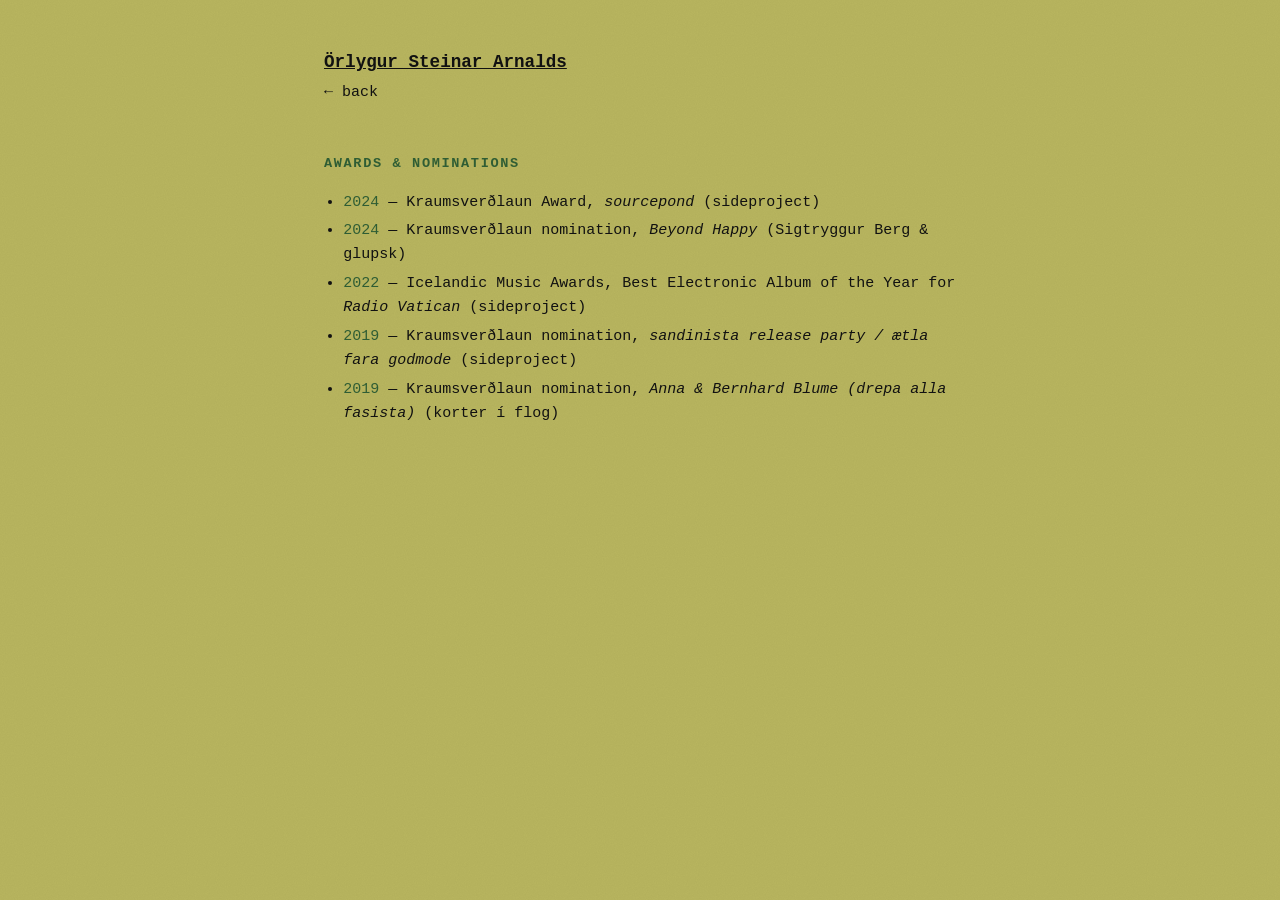
<file: awards.html>
<!DOCTYPE html>
<html lang="en">
<head>
<meta charset="UTF-8">
<meta name="viewport" content="width=device-width, initial-scale=1.0">
<meta name="description" content="Awards and nominations received by Örlygur Steinar Arnalds.">
<title>Awards — Örlygur Steinar Arnalds</title>
<link rel="icon" href="data:image/svg+xml,<svg xmlns=%22http://www.w3.org/2000/svg%22 viewBox=%220 0 100 100%22><rect width=%22100%22 height=%22100%22 fill=%22%23b9b65f%22/><text x=%2250%22 y=%2268%22 font-size=%2260%22 text-anchor=%22middle%22 fill=%22%232f5d34%22>Ö</text></svg>">
<link rel="stylesheet" href="style.css">
</head>
<body>
<a class="skip-link" href="#main">Skip to content</a>
<div class="wrap" id="main">

  <header>
    <p class="name"><a href="index.html">Örlygur Steinar Arnalds</a></p>
    <nav class="back">
      <a href="index.html">&larr; back</a>
    </nav>
  </header>

  <section>
    <h2>Awards &amp; Nominations</h2>
    <ul class="list">
      <li><span class="year">2024</span> — Kraumsverðlaun Award, <em>sourcepond</em> (sideproject)</li>
      <li><span class="year">2024</span> — Kraumsverðlaun nomination, <em>Beyond Happy</em> (Sigtryggur Berg &amp; glupsk)</li>
      <li><span class="year">2022</span> — Icelandic Music Awards, Best Electronic Album of the Year for <em>Radio Vatican</em> (sideproject)</li>
      <li><span class="year">2019</span> — Kraumsverðlaun nomination, <em>sandinista release party / ætla fara godmode</em> (sideproject)</li>
      <li><span class="year">2019</span> — Kraumsverðlaun nomination, <em>Anna &amp; Bernhard Blume (drepa alla fasista)</em> (korter í flog)</li>
    </ul>
  </section>

</div>
</body>
</html>
</file>
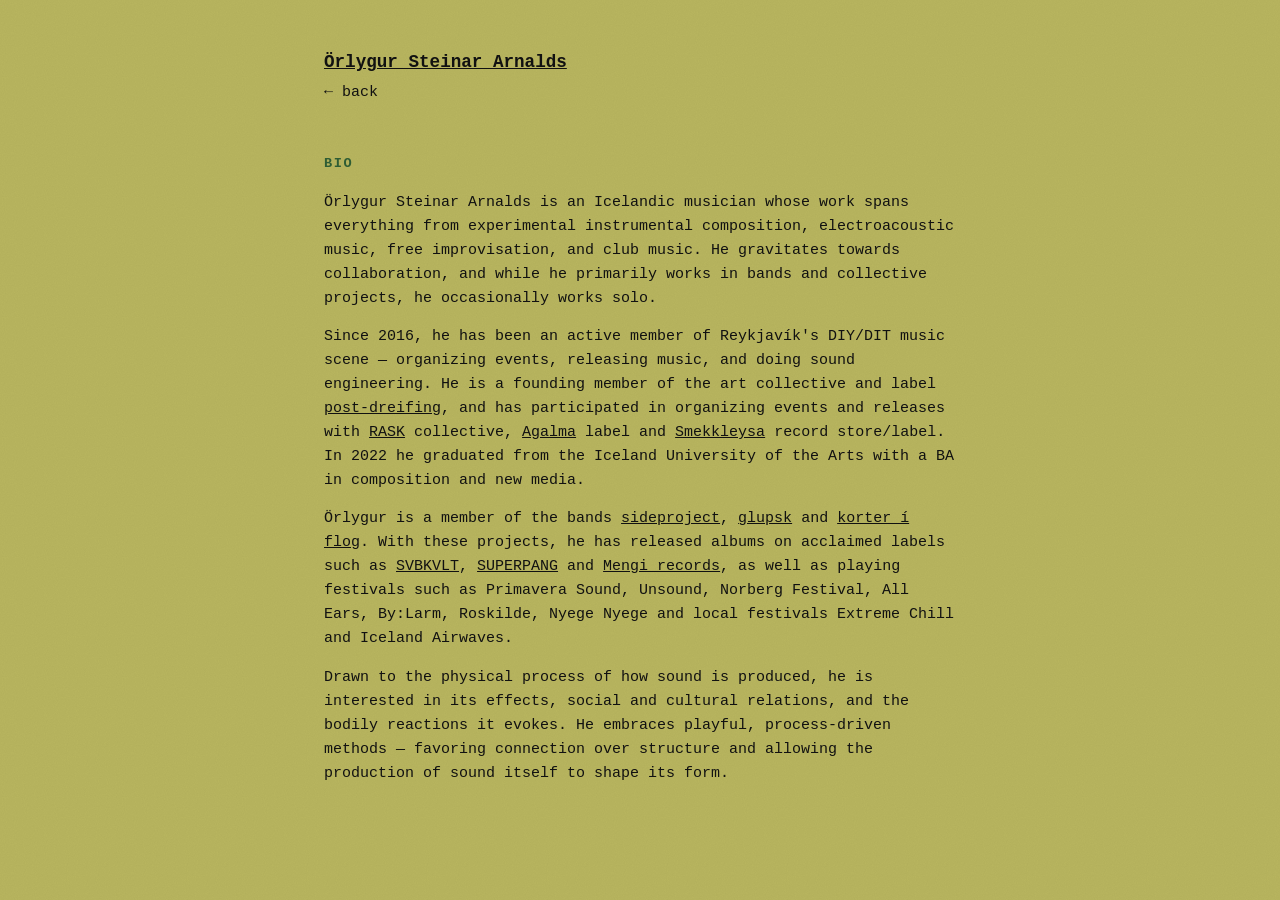
<file: bio.html>
<!DOCTYPE html>
<html lang="en">
<head>
<meta charset="UTF-8">
<meta name="viewport" content="width=device-width, initial-scale=1.0">
<meta name="description" content="Bio of Örlygur Steinar Arnalds — Icelandic composer, producer and musician based in Reykjavík.">
<title>Bio — Örlygur Steinar Arnalds</title>
<link rel="icon" href="data:image/svg+xml,<svg xmlns=%22http://www.w3.org/2000/svg%22 viewBox=%220 0 100 100%22><rect width=%22100%22 height=%22100%22 fill=%22%23b9b65f%22/><text x=%2250%22 y=%2268%22 font-size=%2260%22 text-anchor=%22middle%22 fill=%22%232f5d34%22>Ö</text></svg>">
<link rel="stylesheet" href="style.css">
</head>
<body>
<a class="skip-link" href="#main">Skip to content</a>
<div class="wrap" id="main">

  <header>
    <p class="name"><a href="index.html">Örlygur Steinar Arnalds</a></p>
    <nav class="back">
      <a href="index.html">&larr; back</a>
    </nav>
  </header>

  <section>
    <h2>Bio</h2>
    <p>Örlygur Steinar Arnalds is an Icelandic musician whose work spans everything from experimental instrumental composition, electroacoustic music, free improvisation, and club music. He gravitates towards collaboration, and while he primarily works in bands and collective projects, he occasionally works solo.</p>
    <p>Since 2016, he has been an active member of Reykjavík's DIY/DIT music scene — organizing events, releasing music, and doing sound engineering. He is a founding member of the art collective and label <a href="https://post-dreifing.bandcamp.com/" target="_blank" rel="noopener">post-dreifing</a>, and has participated in organizing events and releases with <a href="https://raskcollective.com/" target="_blank" rel="noopener">RASK</a> collective, <a href="https://agalma.bandcamp.com/" target="_blank" rel="noopener">Agalma</a> label and <a href="https://smekkleysa.net/" target="_blank" rel="noopener">Smekkleysa</a> record store/label. In 2022 he graduated from the Iceland University of the Arts with a BA in composition and new media.</p>
    <p>Örlygur is a member of the bands <a href="https://peephole.is/" target="_blank" rel="noopener">sideproject</a>, <a href="https://glupsk.bandcamp.com/" target="_blank" rel="noopener">glupsk</a> and <a href="https://korteriflog.bandcamp.com/" target="_blank" rel="noopener">korter í flog</a>. With these projects, he has released albums on acclaimed labels such as <a href="https://svbkvlt.bandcamp.com/album/sourcepond" target="_blank" rel="noopener">SVBKVLT</a>, <a href="https://glupsk.bandcamp.com/album/beyond-happy" target="_blank" rel="noopener">SUPERPANG</a> and <a href="https://mengi.bandcamp.com/album/mosi-milli-t-nna" target="_blank" rel="noopener">Mengi records</a>, as well as playing festivals such as Primavera Sound, Unsound, Norberg Festival, All Ears, By:Larm, Roskilde, Nyege Nyege and local festivals Extreme Chill and Iceland Airwaves.</p>
    <p>Drawn to the physical process of how sound is produced, he is interested in its effects, social and cultural relations, and the bodily reactions it evokes. He embraces playful, process-driven methods — favoring connection over structure and allowing the production of sound itself to shape its form.</p>
  </section>

</div>
</body>
</html>
</file>
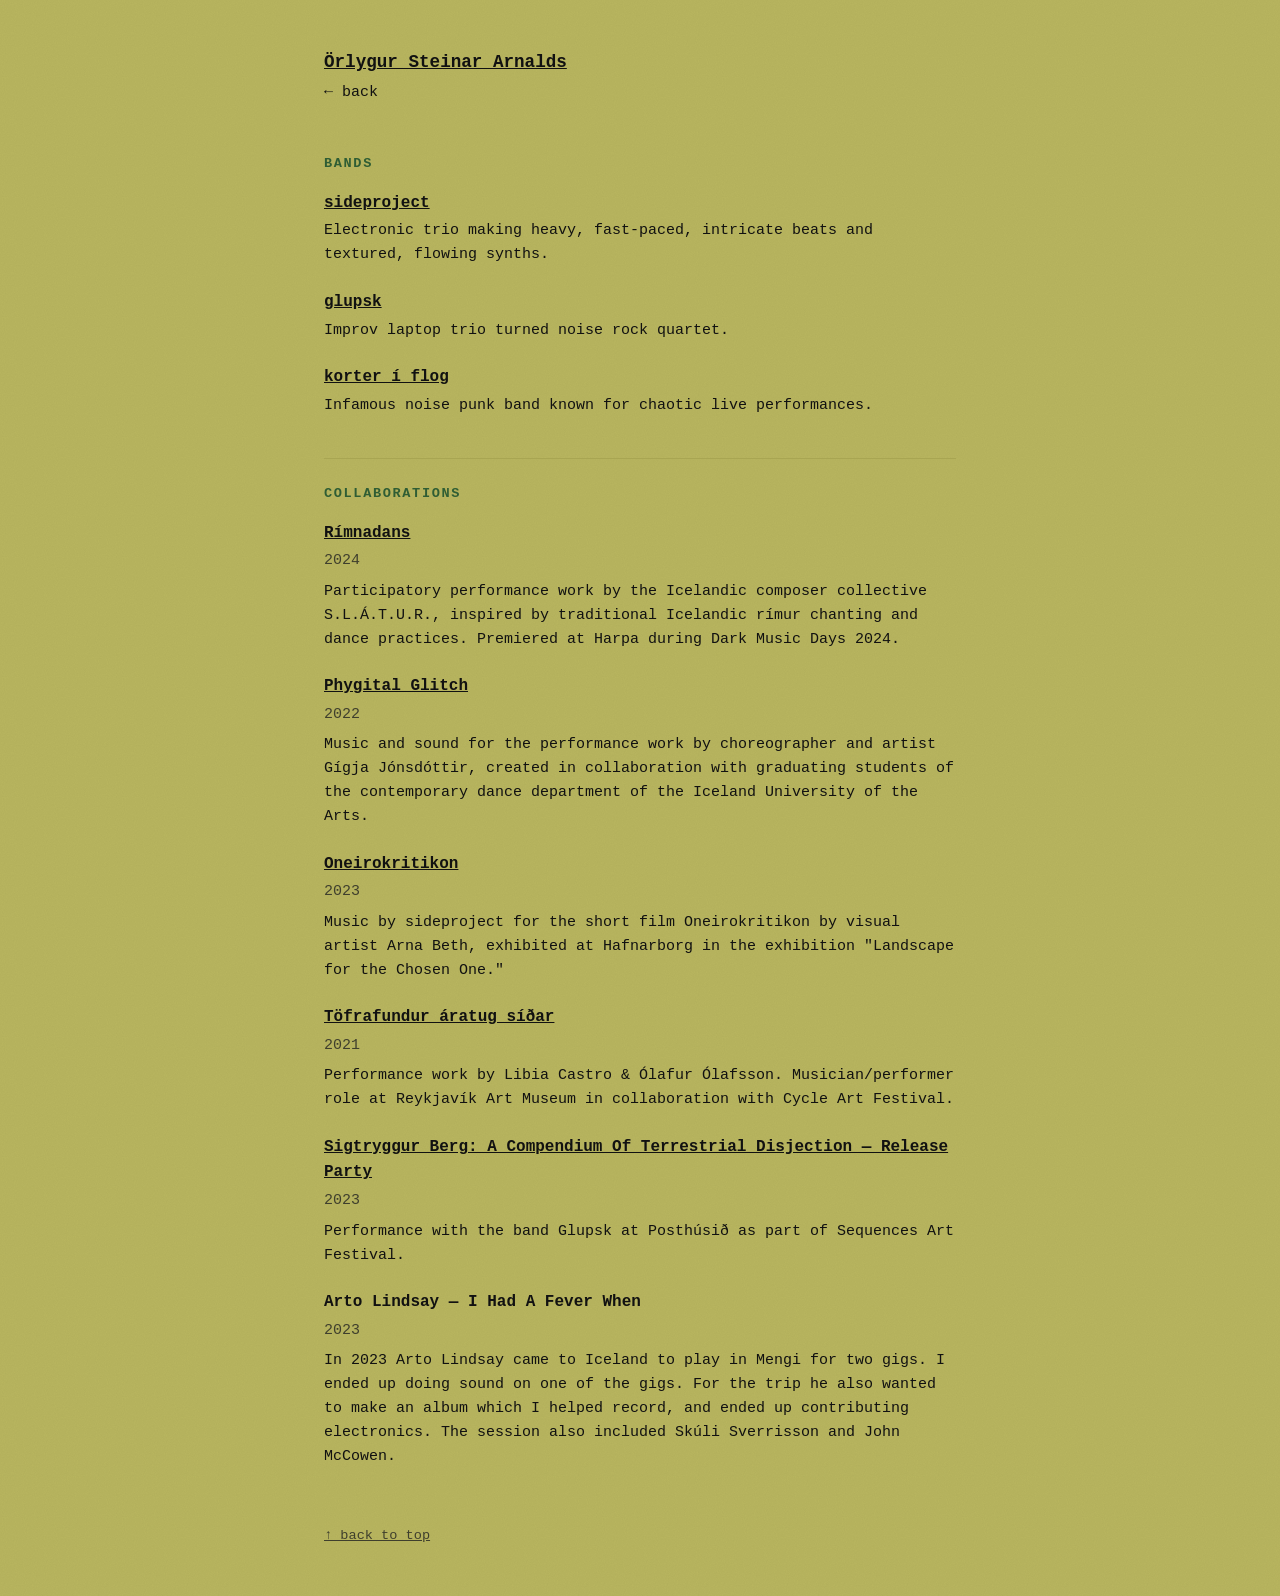
<file: collabs.html>
<!DOCTYPE html>
<html lang="en">
<head>
<meta charset="UTF-8">
<meta name="viewport" content="width=device-width, initial-scale=1.0">
<meta name="description" content="Bands and collaborative projects involving Örlygur Steinar Arnalds.">
<title>Bands and other Collaborations — Örlygur Steinar Arnalds</title>
<link rel="icon" href="data:image/svg+xml,<svg xmlns=%22http://www.w3.org/2000/svg%22 viewBox=%220 0 100 100%22><rect width=%22100%22 height=%22100%22 fill=%22%23b9b65f%22/><text x=%2250%22 y=%2268%22 font-size=%2260%22 text-anchor=%22middle%22 fill=%22%232f5d34%22>Ö</text></svg>">
<link rel="stylesheet" href="style.css">
</head>
<body>
<a class="skip-link" href="#main">Skip to content</a>
<div class="wrap" id="main">

  <header id="top">
    <p class="name"><a href="index.html">Örlygur Steinar Arnalds</a></p>
    <nav class="back">
      <a href="index.html">&larr; back</a>
    </nav>
  </header>

  <section>
    <h2>Bands</h2>

    <div class="entry">
      <h3><a href="https://peephole.is/" target="_blank" rel="noopener">sideproject</a></h3>
      <p>Electronic trio making heavy, fast-paced, intricate beats and textured, flowing synths.</p>
    </div>
    <div class="entry">
      <h3><a href="https://glupsk.bandcamp.com/" target="_blank" rel="noopener">glupsk</a></h3>
      <p>Improv laptop trio turned noise rock quartet.</p>
    </div>
    <div class="entry">
      <h3><a href="https://korteriflog.bandcamp.com/" target="_blank" rel="noopener">korter í flog</a></h3>
      <p>Infamous noise punk band known for chaotic live performances.</p>
    </div>
  </section>

  <section>
    <h2>Collaborations</h2>

    <div class="entry">
      <h3><a href="https://www.darkmusicdays.is/eventscalendar/2024/1/27/sltur" target="_blank" rel="noopener">Rímnadans</a></h3>
      <p class="meta">2024</p>
      <p>Participatory performance work by the Icelandic composer collective S.L.Á.T.U.R., inspired by traditional Icelandic rímur chanting and dance practices. Premiered at Harpa during Dark Music Days 2024.</p>
    </div>
    <div class="entry">
      <h3><a href="https://www.gigjajonsdottir.com/phygitalglitch" target="_blank" rel="noopener">Phygital Glitch</a></h3>
      <p class="meta">2022</p>
      <p>Music and sound for the performance work by choreographer and artist Gígja Jónsdóttir, created in collaboration with graduating students of the contemporary dance department of the Iceland University of the Arts.</p>
    </div>
    <div class="entry">
      <h3><a href="https://hafnarborg.is/en/exhibition/landscape-for-the-chosen-ones/" target="_blank" rel="noopener">Oneirokritikon</a></h3>
      <p class="meta">2023</p>
      <p>Music by sideproject for the short film Oneirokritikon by visual artist Arna Beth, exhibited at Hafnarborg in the exhibition "Landscape for the Chosen One."</p>
    </div>
    <div class="entry">
      <h3><a href="https://hafnarborg.is/syning/tofrafundur-aratug-sidar/" target="_blank" rel="noopener">Töfrafundur áratug síðar</a></h3>
      <p class="meta">2021</p>
      <p>Performance work by Libia Castro &amp; Ólafur Ólafsson. Musician/performer role at Reykjavík Art Museum in collaboration with Cycle Art Festival.</p>
    </div>
    <div class="entry">
      <h3><a href="https://sequences.is/exhibitions/sigtryggur-berg/" target="_blank" rel="noopener">Sigtryggur Berg: A Compendium Of Terrestrial Disjection — Release Party</a></h3>
      <p class="meta">2023</p>
      <p>Performance with the band Glupsk at Posthúsið as part of Sequences Art Festival.</p>
    </div>
    <div class="entry">
      <h3>Arto Lindsay — I Had A Fever When</h3>
      <p class="meta">2023</p>
      <p>In 2023 Arto Lindsay came to Iceland to play in Mengi for two gigs. I ended up doing sound on one of the gigs. For the trip he also wanted to make an album which I helped record, and ended up contributing electronics. The session also included Skúli Sverrisson and John McCowen.</p>
    </div>
  </section>

  <a class="back-to-top" href="#top">&uarr; back to top</a>
</div>
</body>
</html>
</file>
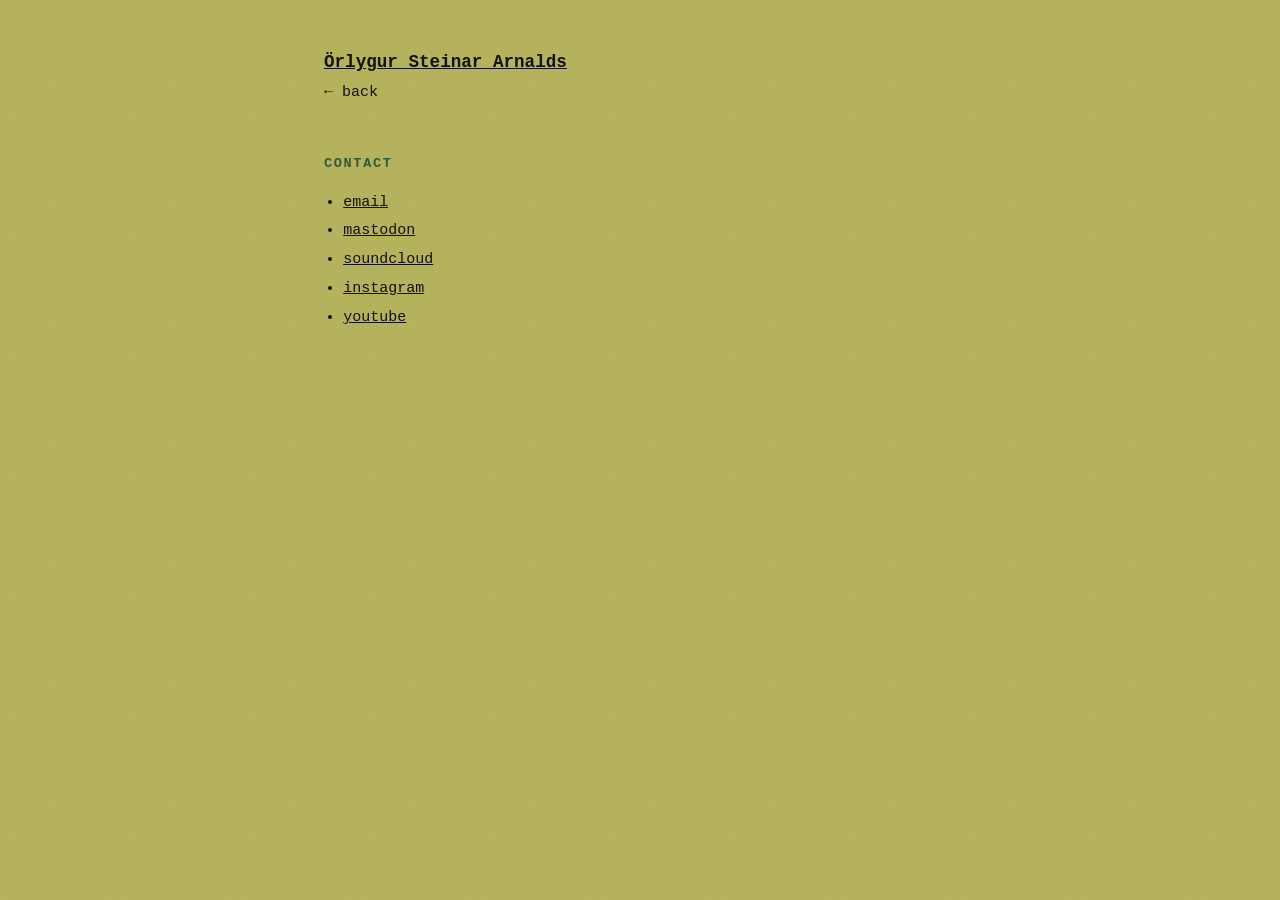
<file: contact.html>
<!DOCTYPE html>
<html lang="en">
<head>
<meta charset="UTF-8">
<meta name="viewport" content="width=device-width, initial-scale=1.0">
<meta name="description" content="Contact information for Örlygur Steinar Arnalds.">
<title>Contact — Örlygur Steinar Arnalds</title>
<link rel="icon" href="data:image/svg+xml,<svg xmlns=%22http://www.w3.org/2000/svg%22 viewBox=%220 0 100 100%22><rect width=%22100%22 height=%22100%22 fill=%22%23b9b65f%22/><text x=%2250%22 y=%2268%22 font-size=%2260%22 text-anchor=%22middle%22 fill=%22%232f5d34%22>Ö</text></svg>">
<link rel="stylesheet" href="style.css">
</head>
<body>
<a class="skip-link" href="#main">Skip to content</a>
<div class="wrap" id="main">

  <header>
    <p class="name"><a href="index.html">Örlygur Steinar Arnalds</a></p>
    <nav class="back">
      <a href="index.html">&larr; back</a>
    </nav>
  </header>

  <section>
    <h2>Contact</h2>
    <ul class="list">
      <li><a href="mailto:olli@post-dreifing.is">email</a></li>
      <li><a href="https://post.lurk.org/@olli_steini" target="_blank" rel="noopener">mastodon</a></li>
      <li><a href="https://soundcloud.com/rlygur-steinar-arnalds" target="_blank" rel="noopener">soundcloud</a></li>
      <li><a href="https://www.instagram.com/olli_steini/" target="_blank" rel="noopener">instagram</a></li>
      <li><a href="https://www.youtube.com/@ollisteini" target="_blank" rel="noopener">youtube</a></li>
    </ul>
  </section>

</div>
</body>
</html>
</file>
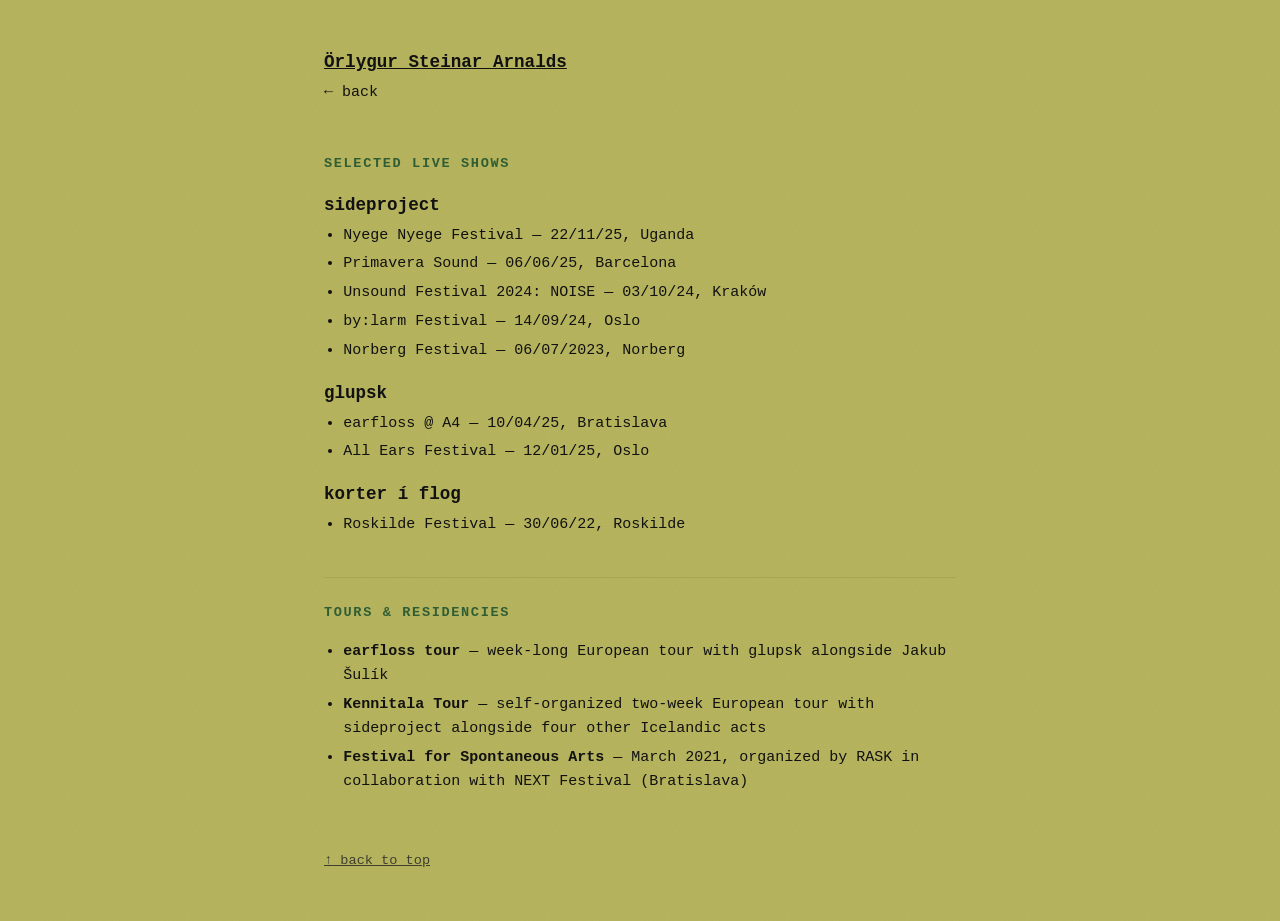
<file: live.html>
<!DOCTYPE html>
<html lang="en">
<head>
<meta charset="UTF-8">
<meta name="viewport" content="width=device-width, initial-scale=1.0">
<meta name="description" content="Selected live shows, tours and residencies by Örlygur Steinar Arnalds.">
<title>Selected Live Shows, Tours &amp; Residencies — Örlygur Steinar Arnalds</title>
<link rel="icon" href="data:image/svg+xml,<svg xmlns=%22http://www.w3.org/2000/svg%22 viewBox=%220 0 100 100%22><rect width=%22100%22 height=%22100%22 fill=%22%23b9b65f%22/><text x=%2250%22 y=%2268%22 font-size=%2260%22 text-anchor=%22middle%22 fill=%22%232f5d34%22>Ö</text></svg>">
<link rel="stylesheet" href="style.css">
</head>
<body>
<a class="skip-link" href="#main">Skip to content</a>
<div class="wrap" id="main">

  <header id="top">
    <p class="name"><a href="index.html">Örlygur Steinar Arnalds</a></p>
    <nav class="back">
      <a href="index.html">&larr; back</a>
    </nav>
  </header>

  <section>
    <h2>Selected Live Shows</h2>

    <div class="group">
      <h3>sideproject</h3>
      <ul class="list">
        <li>Nyege Nyege Festival — 22/11/25, Uganda</li>
        <li>Primavera Sound — 06/06/25, Barcelona</li>
        <li>Unsound Festival 2024: NOISE — 03/10/24, Kraków</li>
        <li>by:larm Festival — 14/09/24, Oslo</li>
        <li>Norberg Festival — 06/07/2023, Norberg</li>
      </ul>
    </div>
    <div class="group">
      <h3>glupsk</h3>
      <ul class="list">
        <li>earfloss @ A4 — 10/04/25, Bratislava</li>
        <li>All Ears Festival — 12/01/25, Oslo</li>
      </ul>
    </div>
    <div class="group">
      <h3>korter í flog</h3>
      <ul class="list">
        <li>Roskilde Festival — 30/06/22, Roskilde</li>
      </ul>
    </div>
  </section>

  <section>
    <h2>Tours &amp; Residencies</h2>
    <ul class="list">
      <li><strong>earfloss tour</strong> — week-long European tour with glupsk alongside Jakub Šulík</li>
      <li><strong>Kennitala Tour</strong> — self-organized two-week European tour with sideproject alongside four other Icelandic acts</li>
      <li><strong>Festival for Spontaneous Arts</strong> — March 2021, organized by RASK in collaboration with NEXT Festival (Bratislava)</li>
    </ul>
  </section>

  <a class="back-to-top" href="#top">&uarr; back to top</a>
</div>
</body>
</html>
</file>
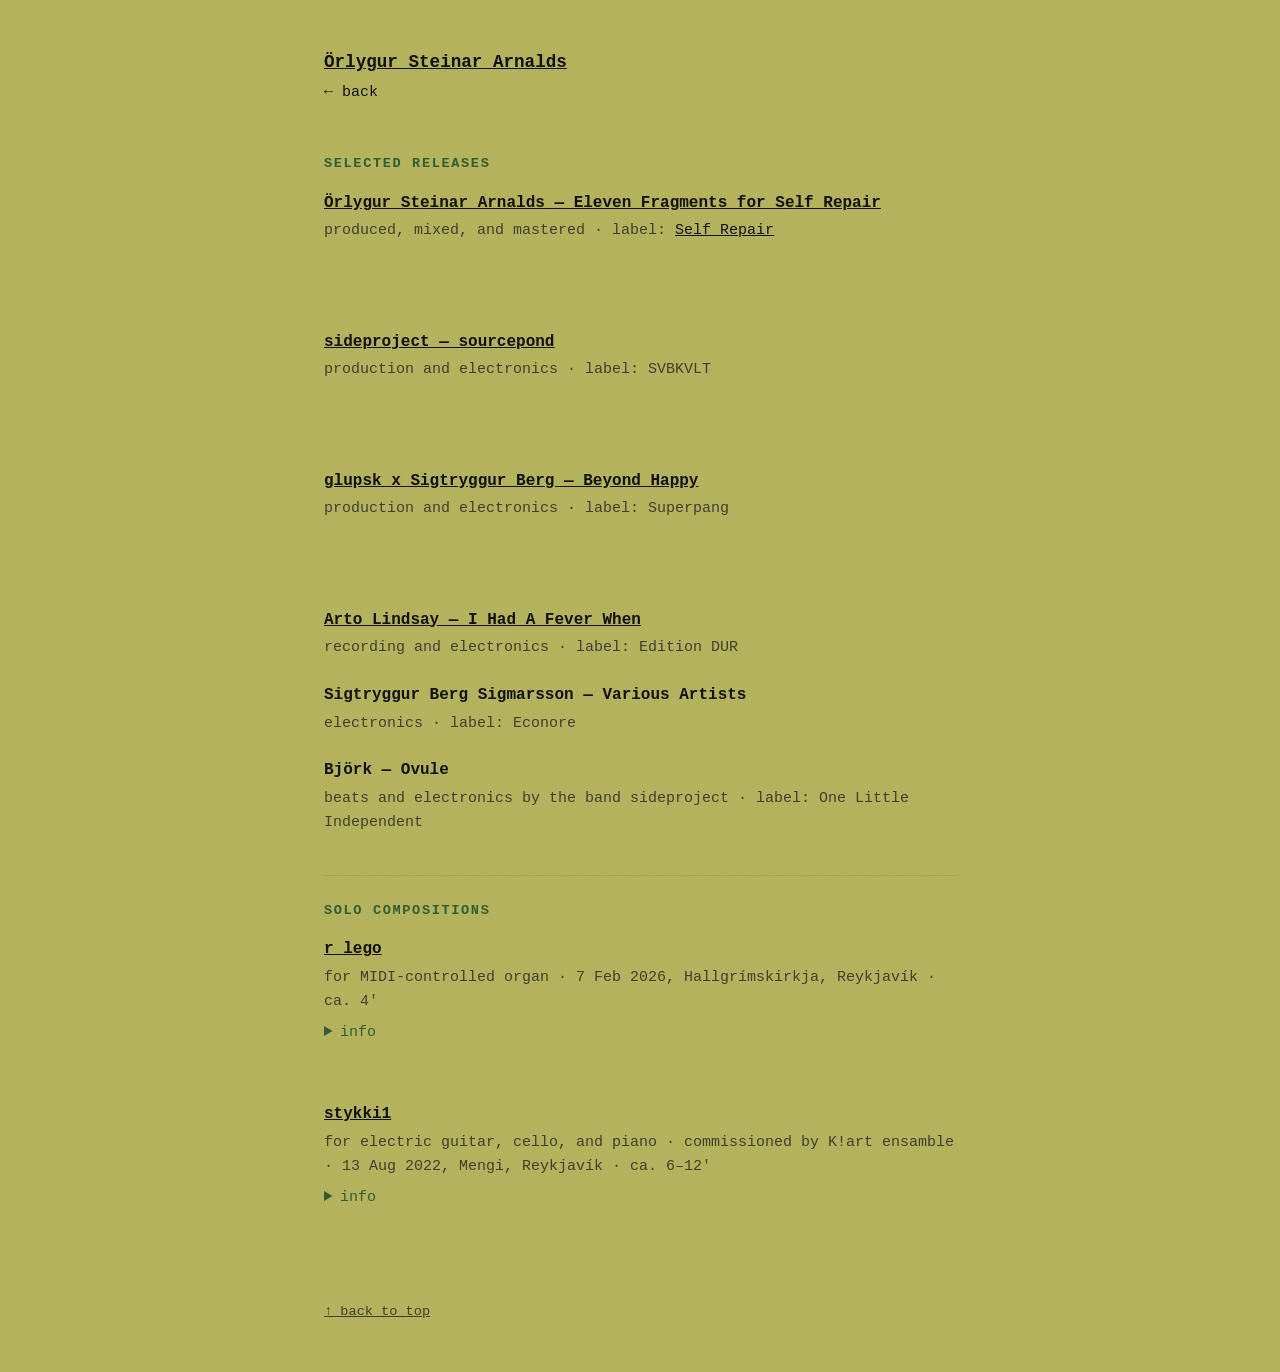
<file: releases.html>
<!DOCTYPE html>
<html lang="en">
<head>
<meta charset="UTF-8">
<meta name="viewport" content="width=device-width, initial-scale=1.0">
<meta name="description" content="Selected releases and solo compositions by Örlygur Steinar Arnalds.">
<title>Releases &amp; Compositions — Örlygur Steinar Arnalds</title>
<link rel="icon" href="data:image/svg+xml,<svg xmlns=%22http://www.w3.org/2000/svg%22 viewBox=%220 0 100 100%22><rect width=%22100%22 height=%22100%22 fill=%22%23b9b65f%22/><text x=%2250%22 y=%2268%22 font-size=%2260%22 text-anchor=%22middle%22 fill=%22%232f5d34%22>Ö</text></svg>">
<link rel="stylesheet" href="style.css">
</head>
<body>
<a class="skip-link" href="#main">Skip to content</a>
<div class="wrap" id="main">

  <header id="top">
    <p class="name"><a href="index.html">Örlygur Steinar Arnalds</a></p>
    <nav class="back">
      <a href="index.html">&larr; back</a>
    </nav>
  </header>

  <section>
    <h2>Selected Releases</h2>

    <div class="entry">
      <h3><a href="https://selfrepair.bandcamp.com/album/eleven-fragments-for-self-repair" target="_blank" rel="noopener">Örlygur Steinar Arnalds — Eleven Fragments for Self Repair</a></h3>
      <p class="meta">produced, mixed, and mastered &middot; label: <a href="https://selfrepair.net/" target="_blank" rel="noopener">Self Repair</a></p>
      <iframe style="border: 0; width: 100%; height: 42px;" src="https://bandcamp.com/EmbeddedPlayer/album=1218872344/size=small/bgcol=fafaf5/linkcol=2f5d34/transparent=true/" seamless loading="lazy"></iframe>
    </div>

    <div class="entry">
      <h3><a href="https://svbkvlt.bandcamp.com/album/sourcepond" target="_blank" rel="noopener">sideproject — sourcepond</a></h3>
      <p class="meta">production and electronics &middot; label: SVBKVLT</p>
      <iframe style="border: 0; width: 100%; height: 42px;" src="https://bandcamp.com/EmbeddedPlayer/album=1445592068/size=small/bgcol=fafaf5/linkcol=2f5d34/transparent=true/" seamless loading="lazy"></iframe>
    </div>

    <div class="entry">
      <h3><a href="https://glupsk.bandcamp.com/album/beyond-happy" target="_blank" rel="noopener">glupsk x Sigtryggur Berg — Beyond Happy</a></h3>
      <p class="meta">production and electronics &middot; label: Superpang</p>
      <iframe style="border: 0; width: 100%; height: 42px;" src="https://bandcamp.com/EmbeddedPlayer/album=1428696015/size=small/bgcol=fafaf5/linkcol=2f5d34/transparent=true/" seamless loading="lazy"></iframe>
    </div>

    <div class="entry">
      <h3><a href="https://www.discogs.com/release/29494960-Arto-Lindsay-I-Had-A-Fever-When" target="_blank" rel="noopener">Arto Lindsay — I Had A Fever When</a></h3>
      <p class="meta">recording and electronics &middot; label: Edition DUR</p>
    </div>

    <div class="entry">
      <h3>Sigtryggur Berg Sigmarsson — Various Artists</h3>
      <p class="meta">electronics &middot; label: Econore</p>
    </div>

    <div class="entry">
      <h3>Björk — Ovule</h3>
      <p class="meta">beats and electronics by the band sideproject &middot; label: One Little Independent</p>
    </div>

  </section>

  <section>
    <h2>Solo Compositions</h2>

    <div class="entry">
      <h3><a href="https://soundcloud.com/rlygur-steinar-arnalds/r-lego-midi-piece-for-hallgrimskirkja-pipe-organ" target="_blank" rel="noopener">r lego</a></h3>
      <p class="meta">for MIDI-controlled organ &middot; 7 Feb 2026, Hallgrímskirkja, Reykjavík &middot; ca. 4'</p>
      <details>
        <summary>info</summary>
        <p>In 2025 I got asked to do a midi piece for the Hallgrímskirkja organ. I got to do a few experiments in the church and as usual I got really frustrated — it all, for lack of a better description, sounded like an organ. I tried to get some inspiration from Ligeti's organ pieces but figured out a lot of the beautiful textures he achieves stem from the fact that he had control of the wind pressure, which I had no control of.</p>
        <p>I made a few generators in Max focusing on the highest and lowest registers of the organ, using only 2 stops — mostly stops closest to sine waves. The length of the notes was also, most of the time, not much longer than 20ms.</p>
        <p>I had one object generate clouds of notes through a chaotic process and another generating clusters with semi-stable rhythm. I created parameters for the density of the process, speed, and how large a range of notes to pull from, as well as where on the register. I also had control of the stops in/out messages, so I could use these same processes on the stops, which created faint mechanical wooden sounds. With these rapid, super-short tones I managed to get to a point where I was fairly happy with the sound.</p>
      </details>
      <iframe width="100%" height="20" scrolling="no" frameborder="no" allow="autoplay" loading="lazy" src="https://w.soundcloud.com/player/?url=https%3A//api.soundcloud.com/tracks/2045528625&color=%232f5d34&inverse=false&auto_play=false&show_user=true"></iframe>
    </div>

    <div class="entry">
      <h3><a href="https://on.soundcloud.com/aCSVhgSop1Q1nNez6V" target="_blank" rel="noopener">stykki1</a></h3>
      <p class="meta">for electric guitar, cello, and piano &middot; commissioned by K!art ensamble &middot; 13 Aug 2022, Mengi, Reykjavík &middot; ca. 6&ndash;12'</p>
      <details>
        <summary>info</summary>
        <p>In 2022 I made a piece for the Danish ensemble K!ART, performed in Mengi. The piece was an attempt to make a modular score. I made a lot of experiments on my guitar and a piano I had access to. I always like sounds where the production is not easily recognized, so with instrumental music I have often been frustrated by distinct instrumental sound and I try my best to find new ways of instrumental sound production.</p>
        <p>For this I tuned all the guitar strings so low that you can barely hear a stable pitch. From that I found a lot of textures that excited me. For the piano I just put Blu-tack on all the strings to dampen the traditional overtones and tried to distribute it diagonally for overtone variations.</p>
        <p>From these experiments I created sound blocks and notated them similar to some scores by Lachenmann. I left the speed of the blocks open, as well as allowing the instrumentalists to start wherever in the block, with freedom to read it forward and backwards. I also left it up to the players to move between blocks freely. Ideally the players should study the blocks and remember them to go smoothly from one to the other — creating textures I did not imagine.</p>
      </details>
      <iframe width="100%" height="20" scrolling="no" frameborder="no" allow="autoplay" loading="lazy" src="https://w.soundcloud.com/player/?url=https%3A//api.soundcloud.com/tracks/1323094045%3Fsecret_token%3Ds-ORJvjpURIE7&color=%232f5d34&inverse=false&auto_play=false&show_user=true"></iframe>
    </div>
  </section>

  <a class="back-to-top" href="#top">&uarr; back to top</a>
</div>
</body>
</html>
</file>
<file: style.css>
:root {
  --bg: #b9b65f;
  --text: #111;
  --text-muted: #3f3f2d;
  --accent: #2f5d34;
  --line: #a8a552;
}

* { box-sizing: border-box; }

::selection {
  background: var(--accent);
  color: var(--bg);
}

.skip-link {
  position: absolute;
  left: -9999px;
  top: 0;
  background: var(--accent);
  color: var(--bg);
  padding: 0.4rem 0.8rem;
  z-index: 10;
}

.skip-link:focus {
  left: 0.5rem;
  top: 0.5rem;
}

body {
  margin: 0;
  background-color: var(--bg);
  background-image: url("data:image/svg+xml,%3Csvg xmlns='http://www.w3.org/2000/svg' width='120' height='120'%3E%3Cfilter id='n'%3E%3CfeTurbulence type='fractalNoise' baseFrequency='0.9' numOctaves='2' stitchTiles='stitch'/%3E%3CfeColorMatrix type='matrix' values='0 0 0 0 0 0 0 0 0 0 0 0 0 0 0 0 0 0 0.04 0'/%3E%3C/filter%3E%3Crect width='100%25' height='100%25' filter='url(%23n)'/%3E%3C/svg%3E");
  color: var(--text);
  font-family: ui-monospace, Menlo, Consolas, "Courier New", monospace;
  font-size: 15px;
  line-height: 1.6;
}

a {
  color: var(--text);
  text-decoration: underline;
  transition: color 0.15s ease;
}

a:hover {
  color: var(--accent);
}

a:focus-visible,
nav.links a:focus-visible,
nav.back a:focus-visible {
  outline: 2px solid var(--accent);
  outline-offset: 2px;
}

.wrap {
  max-width: 680px;
  margin: 0 auto;
  padding: 3rem 1.5rem;
}

.hero {
  display: flex;
  align-items: center;
  justify-content: space-between;
  gap: 1.5rem;
  min-height: 92vh;
  padding: 6rem 6vw 2rem;
}

.hero__text .name {
  font-size: 1rem;
  font-weight: normal;
  margin-bottom: 0.3rem;
}

.hero__subtitle {
  margin: 0 0 2rem;
  font-size: 0.8rem;
  color: var(--text-muted);
}

.hero__photo {
  display: block;
  width: min(36vw, 420px);
  max-width: 100%;
  border: 1px solid var(--line);
}

@media (max-width: 700px) {
  .hero {
    flex-direction: column-reverse;
    min-height: 0;
    padding: 2.5rem 1.5rem;
    gap: 2rem;
  }

  .hero__photo {
    width: 60vw;
  }
}

header {
  margin-bottom: 3rem;
  position: relative;
}

.name {
  margin: 0 0 0.3rem;
  font-weight: bold;
  font-size: 1.1rem;
}

.tagline {
  margin: 0 0 1.5rem;
  color: var(--text-muted);
}

nav.links {
  display: flex;
  flex-direction: column;
  gap: 0.2rem;
  margin-bottom: 1.5rem;
}

nav.links a,
nav.back a {
  text-decoration: none;
  transition: color 0.15s ease;
}

nav.links a:hover,
nav.back a:hover {
  text-decoration: underline;
}

nav.back {
  margin-bottom: 1.5rem;
}

section {
  margin: 2.5rem 0;
  padding-top: 1.5rem;
  border-top: 1px solid var(--line);
}

section:first-of-type {
  padding-top: 0;
  border-top: none;
}

.back-to-top {
  display: inline-block;
  margin-top: 1rem;
  font-size: 0.85rem;
  color: var(--text-muted);
}

h2 {
  margin: 0 0 1rem;
  font-size: 0.85rem;
  font-weight: bold;
  letter-spacing: 0.12em;
  text-transform: uppercase;
  color: var(--accent);
}

p { margin: 0 0 0.9rem; }

.entry {
  margin-bottom: 1.4rem;
}

.entry h3 {
  margin: 0 0 0.2rem;
  font-size: 1rem;
  font-weight: bold;
}

.entry .meta {
  margin: 0 0 0.4rem;
  color: var(--text-muted);
}

.entry iframe {
  margin-top: 0.4rem;
}

.list {
  margin: 0;
  padding-left: 1.2rem;
}

.list li {
  margin-bottom: 0.3rem;
}

.group + .group {
  margin-top: 1rem;
}

.group h3 {
  margin: 0 0 0.3rem;
  font-weight: bold;
}

.year {
  color: var(--accent);
}

details summary {
  cursor: pointer;
  color: var(--accent);
}

@media print {
  body {
    background: #fff;
    background-image: none;
    color: #000;
  }

  nav.back,
  nav.links {
    display: none;
  }

  a {
    color: #000;
  }
}
</file>
